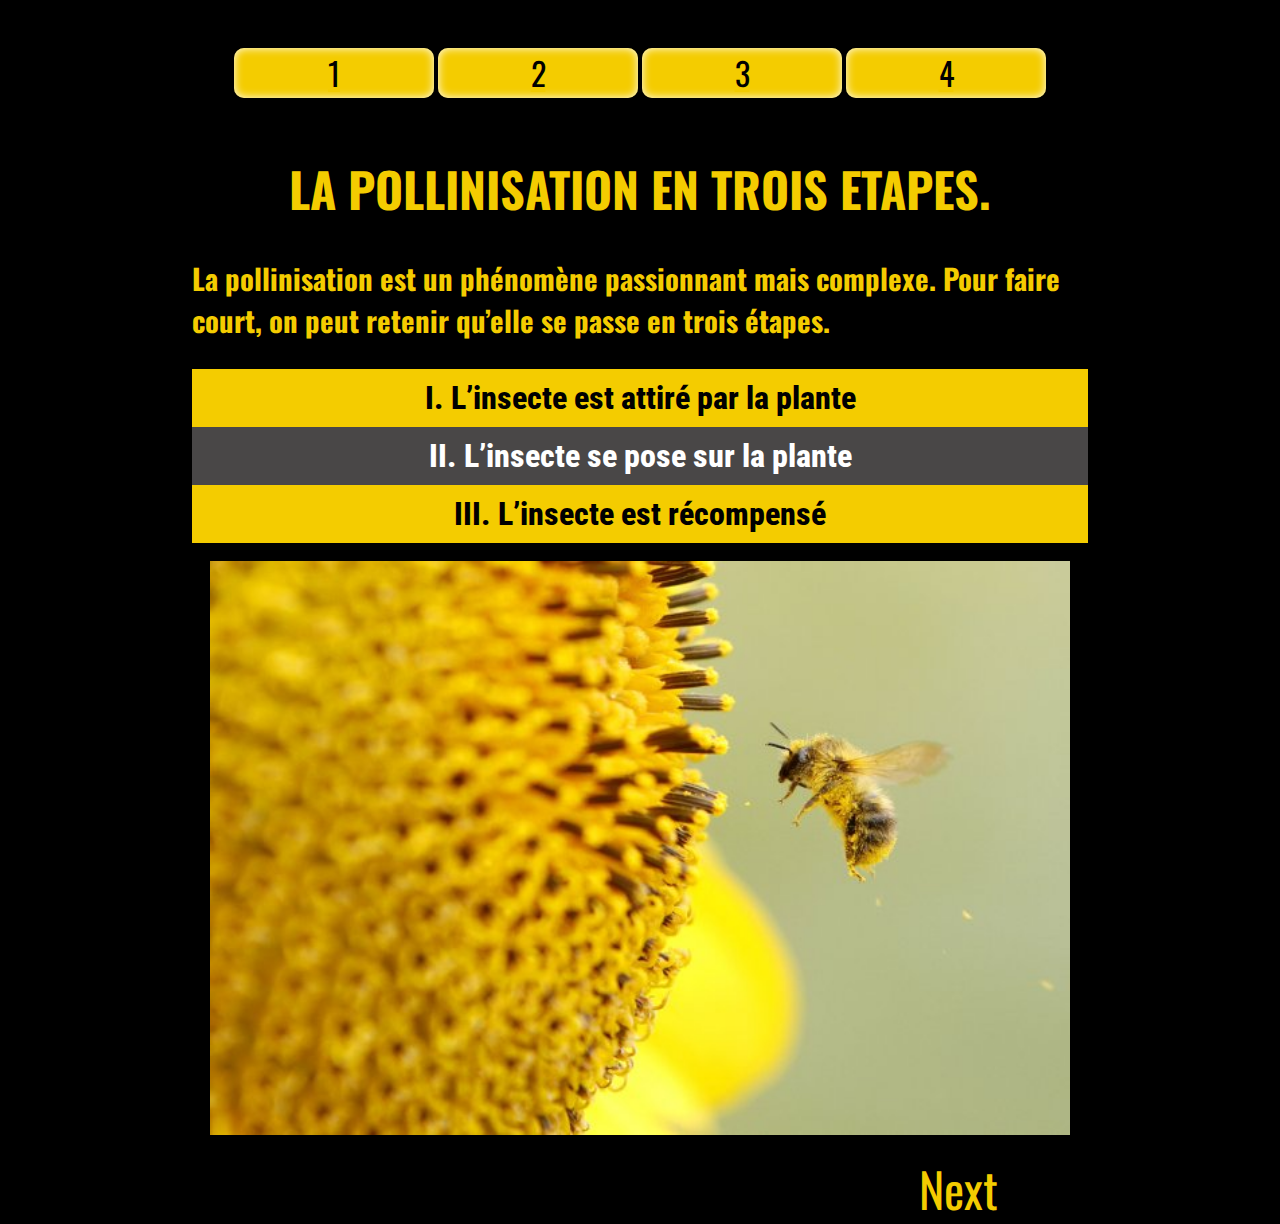
<file: page1.html>
<!DOCTYPE html>
<html lang="en">
<head>
    <meta charset="UTF-8">
    <title>Polinisation</title>
    <link rel="stylesheet" href="styles/main.css">
    <link href="https://fonts.googleapis.com/css?family=Oswald|Roboto+Condensed" rel="stylesheet"></head>
<body>
<ul class="menu">
    <a href="/"><li class="item">1</li></a>
    <a href="page2.html"><li class="item">2</li></a>
    <a href="page3.html"><li class="item">3</li></a>
    <a href="page4.html"><li class="item">4</li></a>
</ul>
<div class="content">
    <h1 class="maintitle">LA POLLINISATION EN TROIS ETAPES. </h1>
    <h3 class="subtitle">La pollinisation est un phénomène passionnant mais complexe. Pour faire court, on peut retenir qu’elle se passe en trois étapes.</h3>
    <ul class="list">
        <li class="list-item">I. L’insecte est attiré par la plante</li>
        <li class="item-select">II. L’insecte se pose sur la plante</li>
        <li class="list-item">III. L’insecte est récompensé</li>
    </ul>
    <div class="media-wrapper"><img class="media" src="assets/bee.jpg" alt="bee"></div>
    <div class="footer">
        <a href="page2.html" class="footer-item right-item">Next</a>
    </div>
</div>
</body>
</html>
</file>
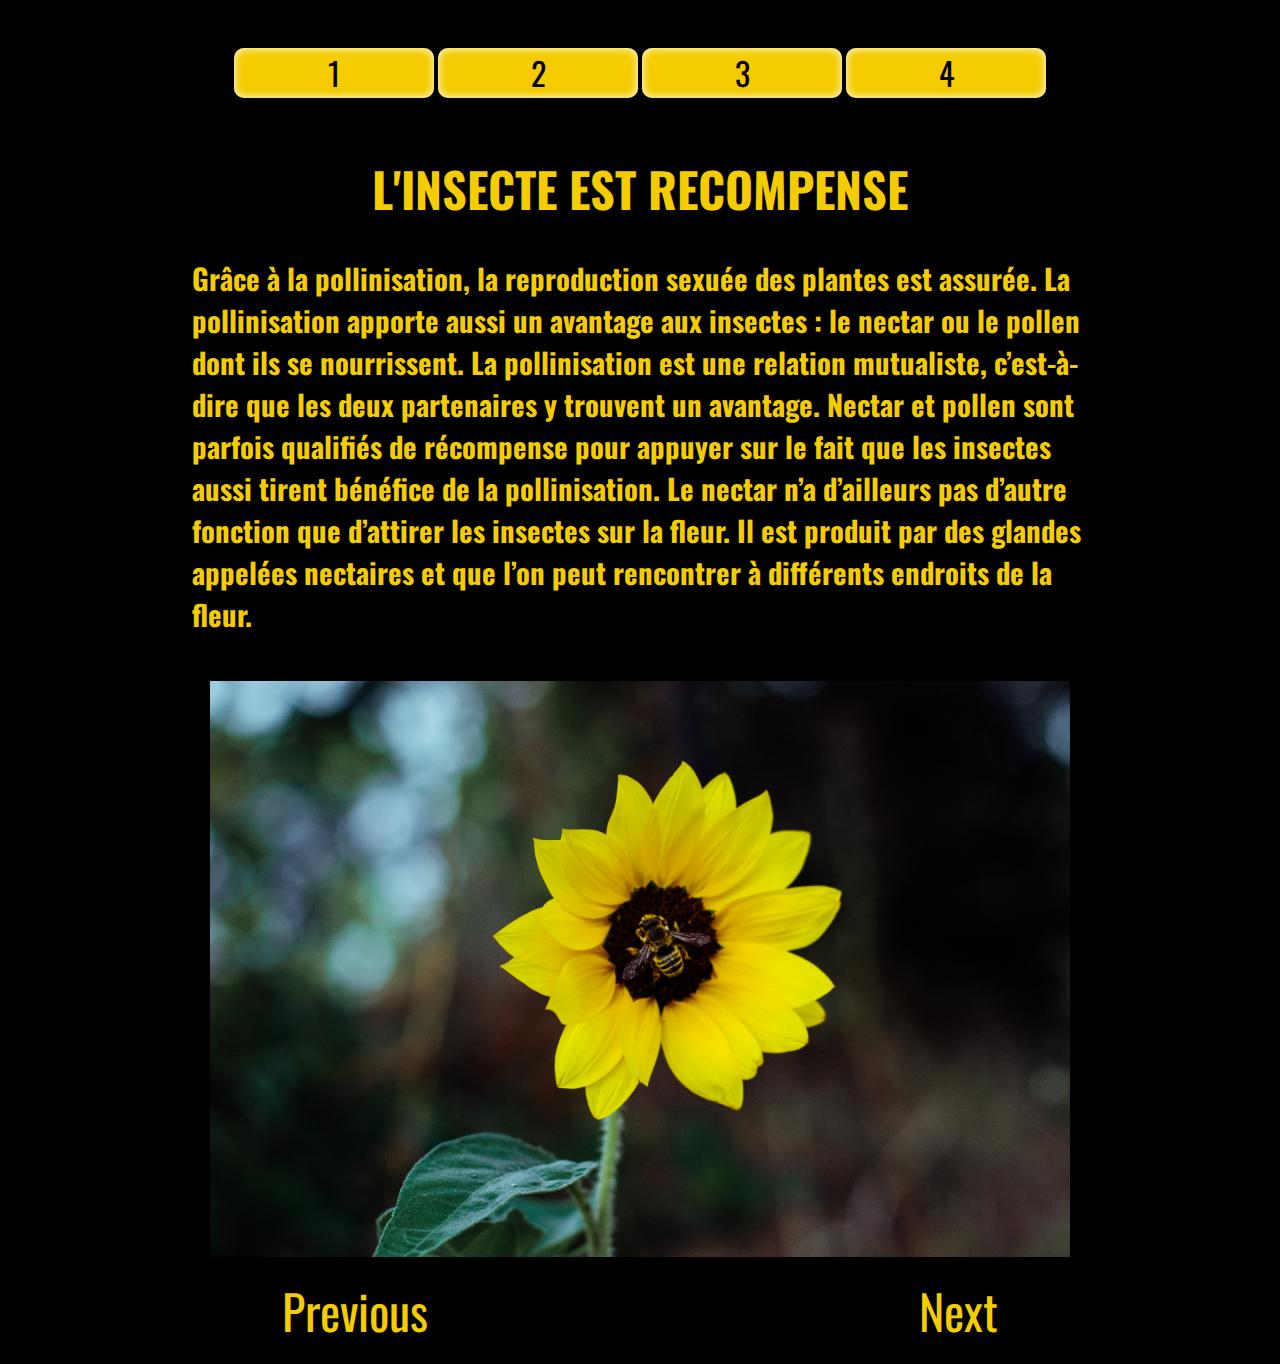
<file: page3.html>
<!DOCTYPE html>
<html lang="en">
<head>
    <meta charset="UTF-8">
    <title>Title</title>
    <link rel="stylesheet" href="styles/main.css">
    <link href="https://fonts.googleapis.com/css?family=Oswald|Roboto+Condensed" rel="stylesheet"></head>
<body>
<ul class="menu">
    <a href="/"><li class="item">1</li></a>
    <a href="page2.html"><li class="item">2</li></a>
    <a href="page3.html"><li class="item">3</li></a>
    <a href="page4.html"><li class="item">4</li></a>
</ul>

<div class="content">
    <h1 class="maintitle">L'INSECTE EST RECOMPENSE</h1>
    <h3 class="subtitle">
        Grâce à la pollinisation, la reproduction sexuée des plantes est assurée. La pollinisation apporte aussi un avantage aux insectes : le nectar ou le pollen dont ils se nourrissent. La pollinisation est une relation mutualiste, c’est-à-dire que les deux partenaires y trouvent un avantage.
        Nectar et pollen sont parfois qualifiés de récompense pour appuyer sur le fait que les insectes aussi tirent bénéfice de la pollinisation. Le nectar n’a d’ailleurs pas d’autre fonction que d’attirer les insectes sur la fleur. Il est produit par des glandes appelées nectaires et que l’on peut rencontrer à différents endroits de la fleur.
    </h3>
    <div class="media-wrapper"><img src="assets/fleur.jpg" alt="" class="media"></div>
    <div class="footer">
        <a href="page2.html" class="footer-item">Previous</a>
        <a href="page4.html" class="footer-item right-item">Next</a>
    </div>
</div>
</body>
</html>
</file>
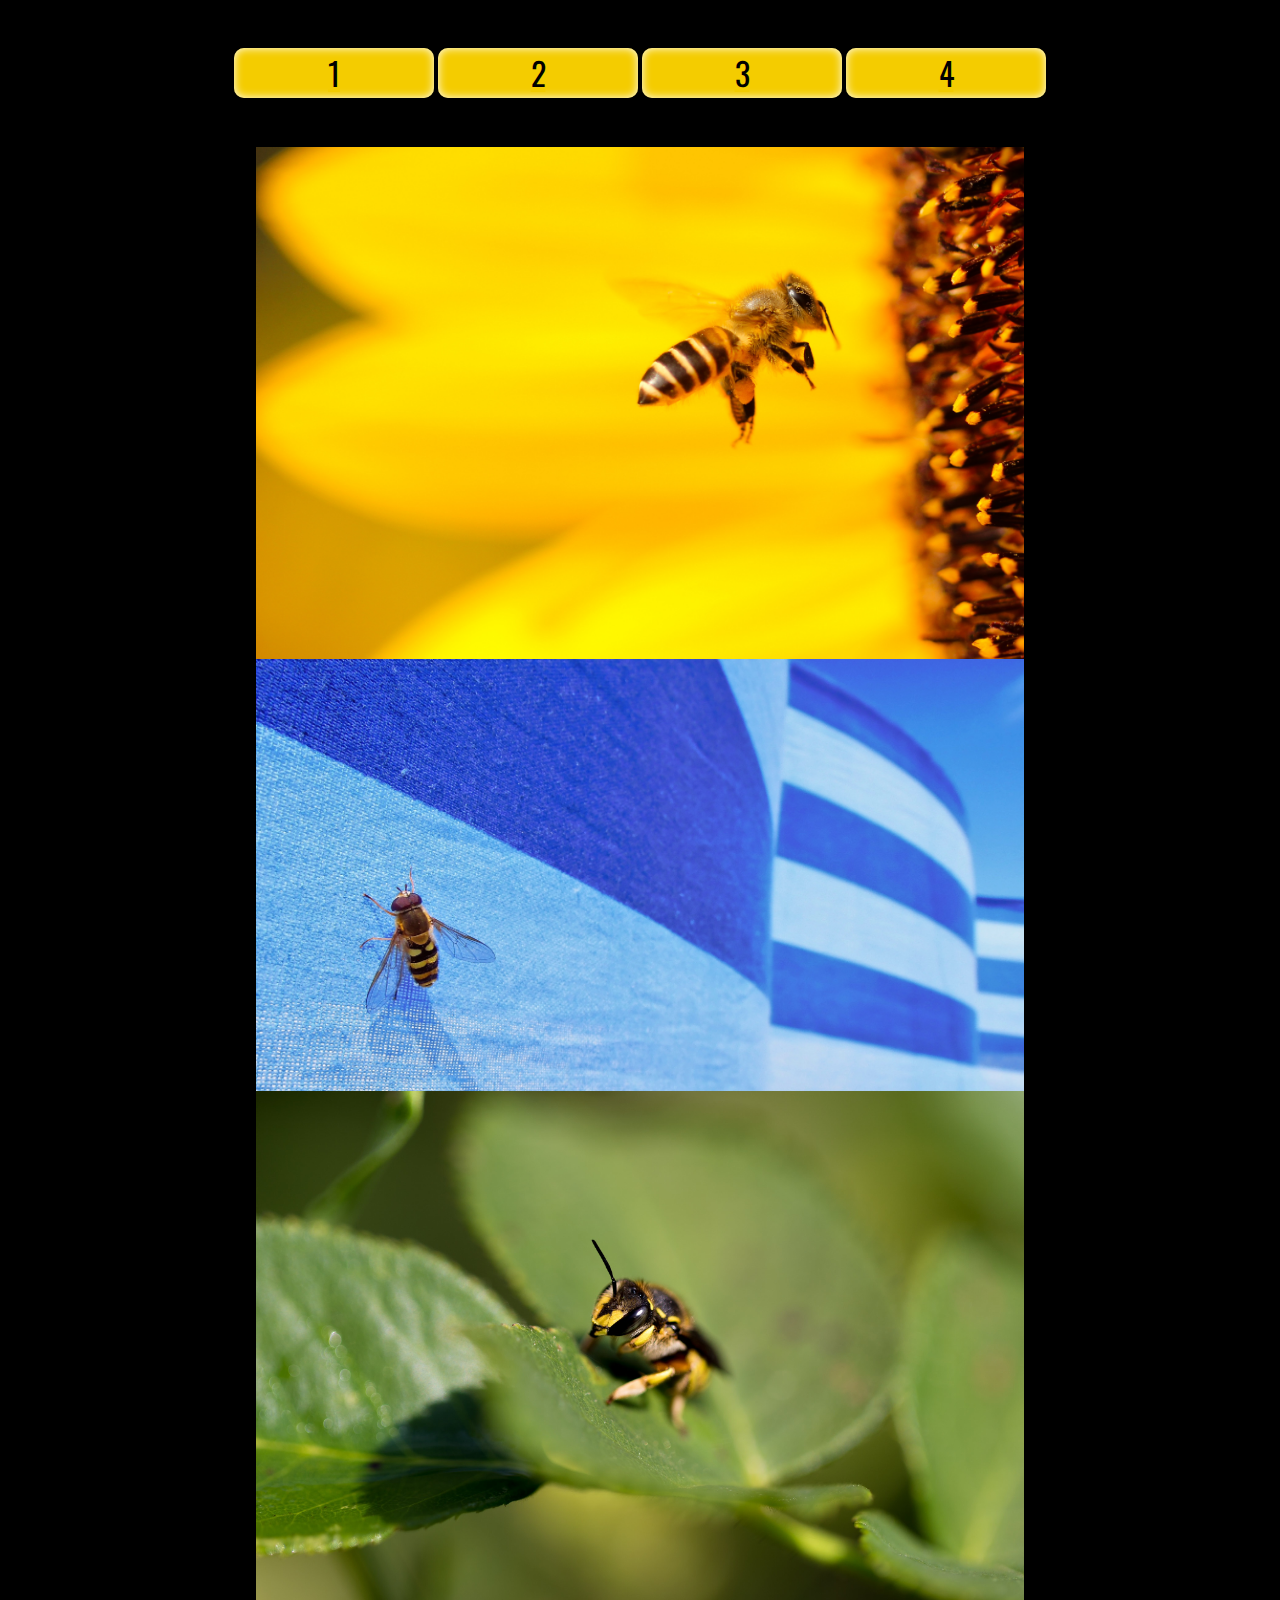
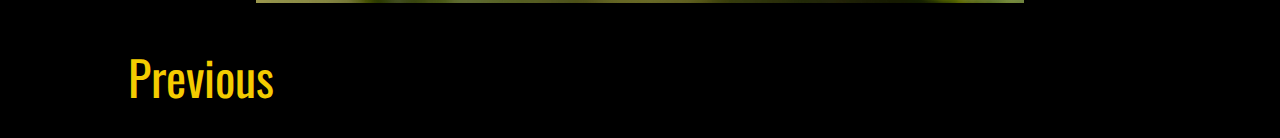
<file: page4.html>
<!DOCTYPE html>
<html lang="en">
<head>
    <meta charset="UTF-8">
    <title>Title</title>
    <link rel="stylesheet" href="styles/main.css">
    <link href="https://fonts.googleapis.com/css?family=Oswald|Roboto+Condensed" rel="stylesheet"></head>
<body>
<ul class="menu">
    <a href="/"><li class="item">1</li></a>
    <a href="page2.html"><li class="item">2</li></a>
    <a href="page3.html"><li class="item">3</li></a>
    <a href="page4.html"><li class="item">4</li></a>
</ul>
<div class="diapo">
    <img src="assets/bee1.jpg" alt="" class="picture1 media">
    <img src="assets/bee2.jpg" alt="" class="picture3 media">
    <img src="assets/bee3.jpg" alt="" class="picture2 media">
</div>
<div class="footer">
    <a href="page3.html" class="footer-item">Previous</a>
</div>
</body>
</html>
</file>
<file: styles/main.css>
body, html {
    margin: 0;
    padding: 0;
    width: 100%;
    height: 100%;
    background-color: black;
}

ul, li {
    margin: 0;
    padding: 0;
    color: #f4cc00;
}

h1, h2, h3, h4, a {
    color: #f4cc00;
    font-family: 'Oswald', sans-serif;
}

.content {
    padding: 1% 15% 0% 15%;
}

.menu {
    width: 100%;
    height: 70px;
    text-align: center;
    background-color: black;
    margin-top: 3%;
    list-style-type: none;
}

.menu > a {
    display: inline-block;
    width: 200px;
    height: 50px;
    position: relative;
    background-color: #f4cc00;
    top: 50%;
    transform: translateY(-50%);
    border-radius: 10px;
    box-shadow: inset 0px 0px 10px white;
}

.menu > a > .item{
    line-height: 50px;
    width: 100%;
    height: 100%;
    position: relative;
    font-size: 2em;
    color: black;
    text-decoration: none;
}

.maintitle {
    font-size: 3em;
    text-align: center;
}

.subtitle {
    font-size: 1.8em;
}

.list {
    background-color: #f4cc00;
    list-style: none;
}

.list > li {
    font-family: 'Roboto Condensed', sans-serif;
    font-size: 2em;
    font-weight: 800;
    padding: 10px;
    text-align: center;
}

.list > .list-item {
    color: black;
    text-decoration: none;
}

.item-select {
    color: white;
    background-color: #494747;
}

.media-wrapper {
    position: relative;
    padding: 2%;
}

.media-wrapper video {
}

.media {
    width: 100%;
    display: block;
    max-width: 100%;
    height: auto;
}

.footer {
    padding: 0 10% 2% 10%;
}

.footer-item {
    font-size: 3em;
    text-decoration: none;
    width: 50%;
}

.right-item {
    float: right;
    text-align: right;
}

.diapo {
    padding: 3% 20% 3% 20%;
}

#color-1 {
  background-color: #f4cc00;
}

#color-2 {
  background-color: #000000
}

color li {
  display: flex;
  flex-wrap: wrap;
  justify-content: center;
  height: 300px;
  width: 300px;
  border-radius: 8px;
  color: #fff;
  text-align: center;
  text-transform: center;
  font-size: 2em;
  align-items: center;
}
</file>
